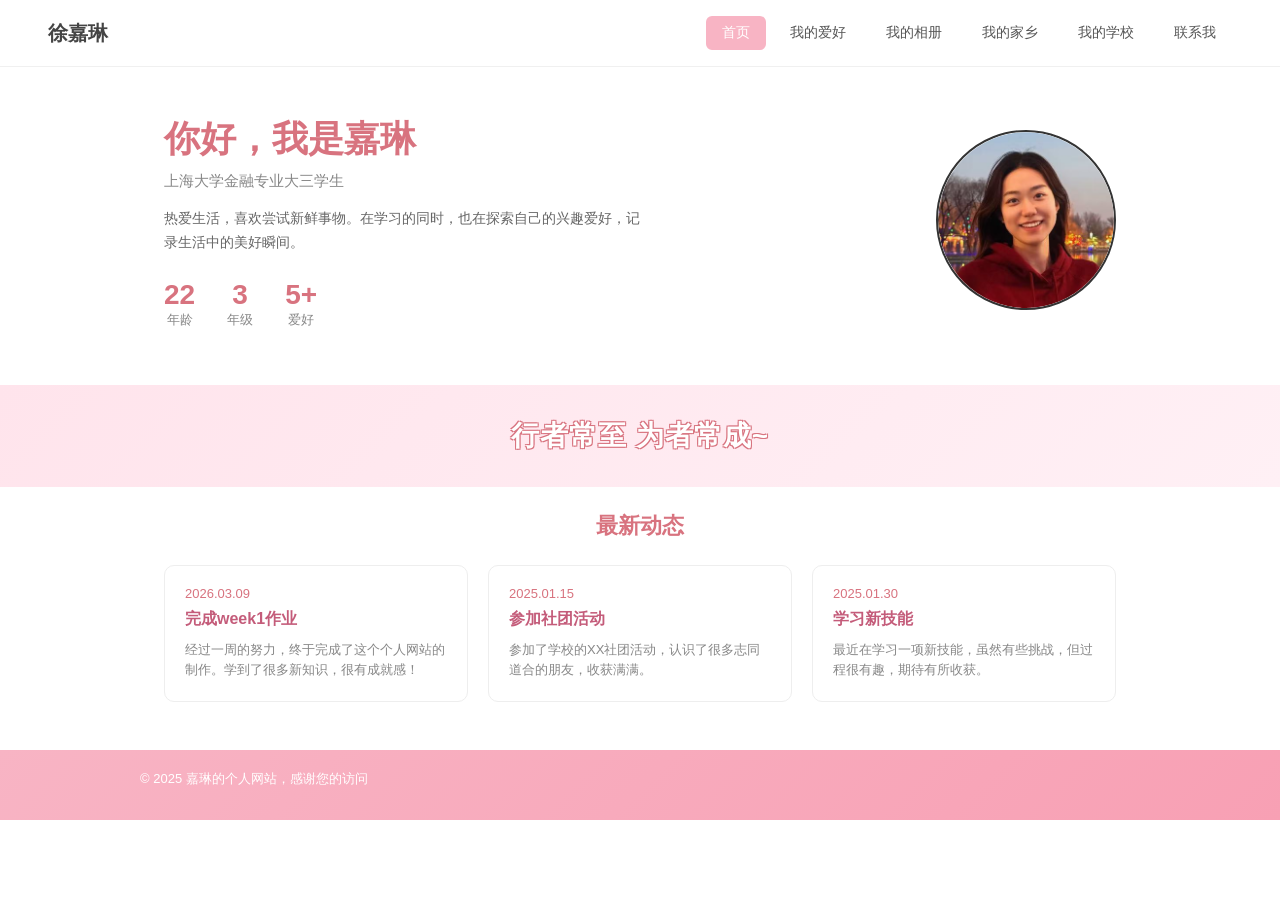
<file: index.html>
<!DOCTYPE html>
<html lang="zh-CN">
<head>
    <meta charset="UTF-8" />
    <meta name="viewport" content="width=device-width, initial-scale=1.0" />
    <title>徐嘉琳的个人网站</title>
    <link rel="stylesheet" href="style.css">
</head>
<body>
    <!-- 顶部导航（带交互） -->
    <nav class="top-nav">
        <span class="logo">徐嘉琳</span>
        <div class="nav-links">
            <a href="index.html">首页</a>
            <a href="hobby.html">我的爱好</a>
            <a href="album.html">我的相册</a>
            <a href="hometown.html">我的家乡</a>
            <a href="school.html">我的学校</a>
            <a href="contact.html">联系我</a>
        </div>
    </nav>

    <!-- 首屏介绍 -->
    <section class="hero" id="home">
        <div class="hero-text">
            <h1>你好，我是嘉琳</h1>
            <p class="subtitle">上海大学金融专业大三学生</p>
            <p class="intro">热爱生活，喜欢尝试新鲜事物。在学习的同时，也在探索自己的兴趣爱好，记录生活中的美好瞬间。</p>
            <div class="hero-stats">
                <div class="stat"><div class="num">22</div><div class="label">年龄</div></div>
                <div class="stat"><div class="num">3</div><div class="label">年级</div></div>
                <div class="stat"><div class="num">5+</div><div class="label">爱好</div></div>
            </div>
        </div>
        <div class="hero-avatar-wrap">
            <img src="avatar.png" alt="头像" class="hero-avatar" onerror="this.style.display='none'; this.nextElementSibling.style.display='flex';">
            <div class="hero-avatar hero-avatar-placeholder" style="display:none;">雨</div>
        </div>
    </section>

    <!-- 中间横幅 -->
    <section class="banner">
        <p class="banner-text">行者常至 为者常成~</p>
    </section>

    <!-- 首页只保留简介 + 最新动态。其他内容已拆到独立页面。 -->

    <!-- 最新动态 -->
    <section class="updates-section">
        <h2>最新动态</h2>
        <div class="updates-grid">
            <article class="update-card">
                <div class="date">2026.03.09</div>
                <div class="title">完成week1作业</div>
                <p class="desc">经过一周的努力，终于完成了这个个人网站的制作。学到了很多新知识，很有成就感！</p>
            </article>
            <article class="update-card">
                <div class="date">2025.01.15</div>
                <div class="title">参加社团活动</div>
                <p class="desc">参加了学校的XX社团活动，认识了很多志同道合的朋友，收获满满。</p>
            </article>
            <article class="update-card">
                <div class="date">2025.01.30</div>
                <div class="title">学习新技能</div>
                <p class="desc">最近在学习一项新技能，虽然有些挑战，但过程很有趣，期待有所收获。</p>
            </article>
        </div>
    </section>

    <!-- 页脚 -->
    <footer class="footer footer-pink">
        <div class="footer-inner">
            <span>© 2025 嘉琳的个人网站，感谢您的访问</span>
        </div>
    </footer>

    <script src="script.js"></script>
</body>
</html>
</file>
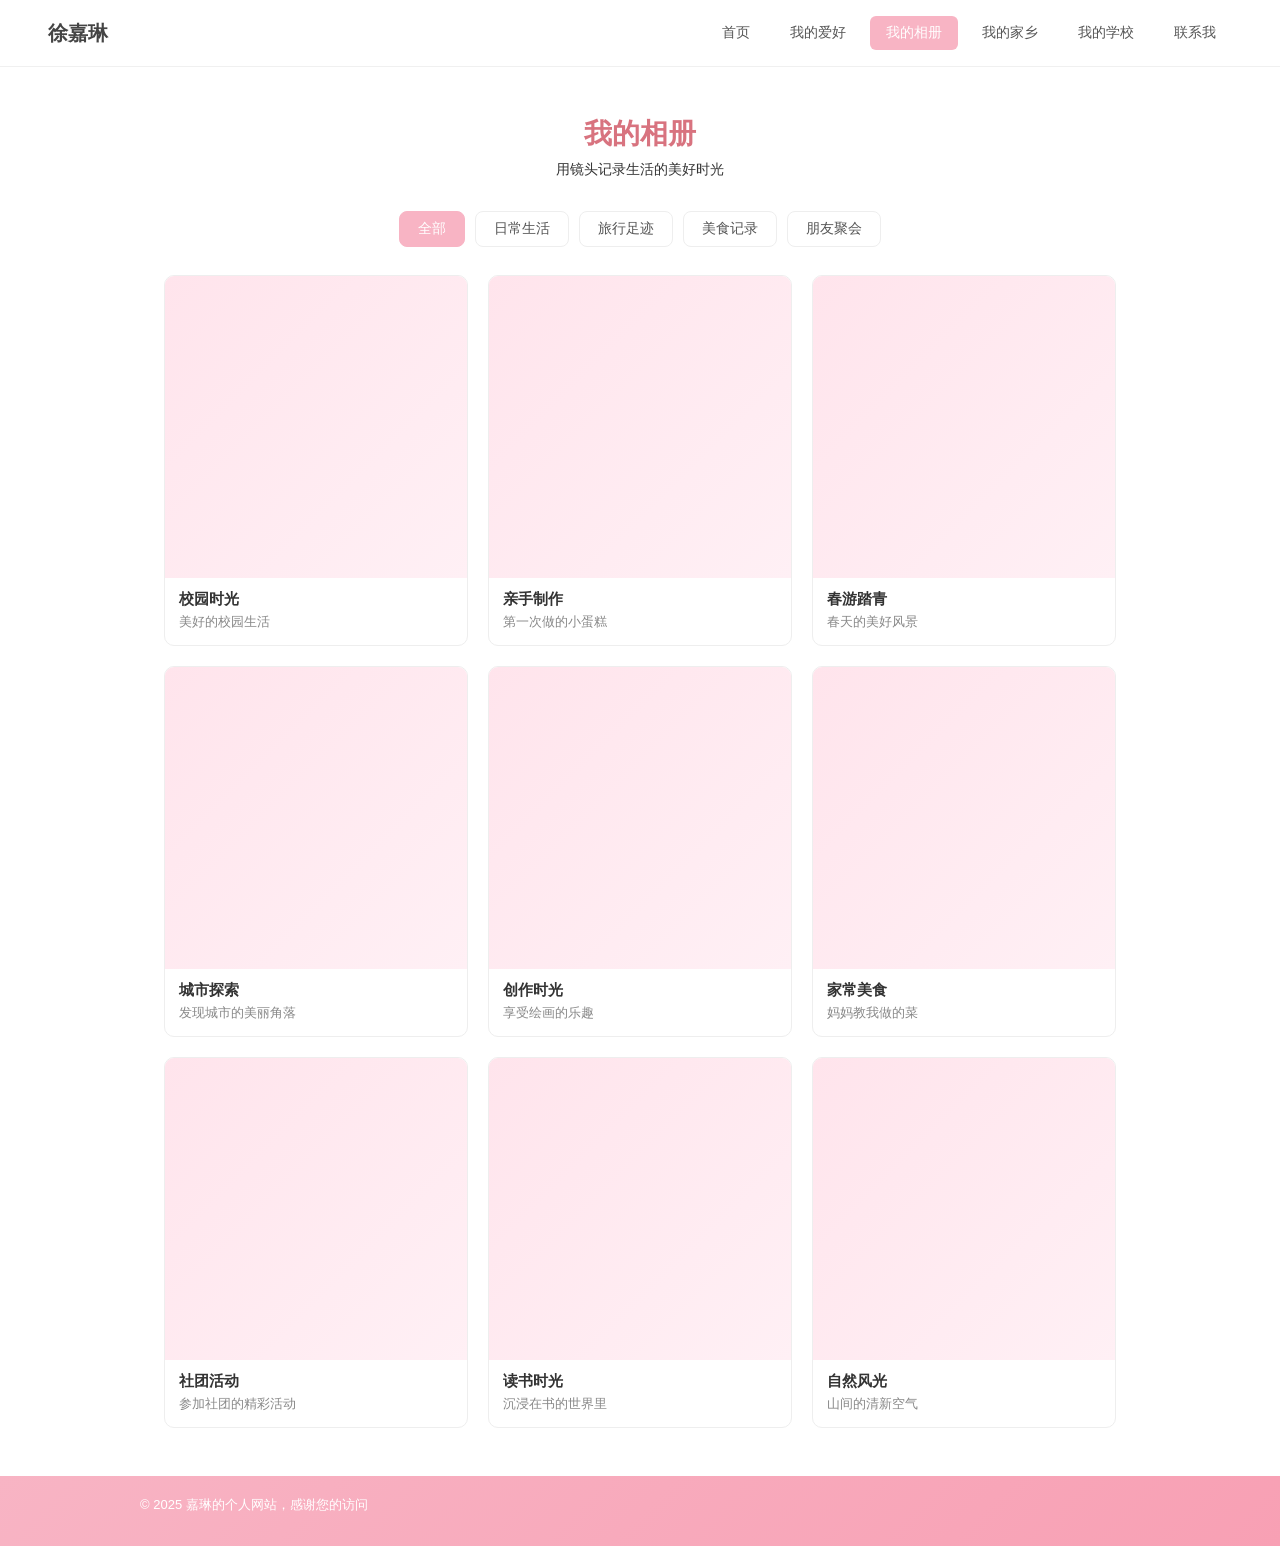
<file: album.html>
<!DOCTYPE html>
<html lang="zh-CN">
<head>
    <meta charset="UTF-8" />
    <meta name="viewport" content="width=device-width, initial-scale=1.0" />
    <title>我的相册 - 徐嘉琳</title>
    <link rel="stylesheet" href="style.css">
</head>
<body>
    <nav class="top-nav">
        <span class="logo">徐嘉琳</span>
        <div class="nav-links">
            <a href="index.html">首页</a>
            <a href="hobby.html">我的爱好</a>
            <a href="album.html">我的相册</a>
            <a href="hometown.html">我的家乡</a>
            <a href="school.html">我的学校</a>
            <a href="contact.html">联系我</a>
        </div>
    </nav>

    <section class="album-section">
        <h2 class="page-title">我的相册</h2>
        <p class="page-subtitle">用镜头记录生活的美好时光</p>
        <div class="album-filters">
            <button type="button" class="album-filter active" data-filter="all">全部</button>
            <button type="button" class="album-filter" data-filter="daily">日常生活</button>
            <button type="button" class="album-filter" data-filter="travel">旅行足迹</button>
            <button type="button" class="album-filter" data-filter="food">美食记录</button>
            <button type="button" class="album-filter" data-filter="friends">朋友聚会</button>
        </div>
        <div class="album-grid">
            <article class="album-card" data-cat="daily"><div class="album-img"></div><h4>校园时光</h4><p>美好的校园生活</p></article>
            <article class="album-card" data-cat="food"><div class="album-img"></div><h4>亲手制作</h4><p>第一次做的小蛋糕</p></article>
            <article class="album-card" data-cat="travel"><div class="album-img"></div><h4>春游踏青</h4><p>春天的美好风景</p></article>
            <article class="album-card" data-cat="travel"><div class="album-img"></div><h4>城市探索</h4><p>发现城市的美丽角落</p></article>
            <article class="album-card" data-cat="daily"><div class="album-img"></div><h4>创作时光</h4><p>享受绘画的乐趣</p></article>
            <article class="album-card" data-cat="food"><div class="album-img"></div><h4>家常美食</h4><p>妈妈教我做的菜</p></article>
            <article class="album-card" data-cat="friends"><div class="album-img"></div><h4>社团活动</h4><p>参加社团的精彩活动</p></article>
            <article class="album-card" data-cat="daily"><div class="album-img"></div><h4>读书时光</h4><p>沉浸在书的世界里</p></article>
            <article class="album-card" data-cat="travel"><div class="album-img"></div><h4>自然风光</h4><p>山间的清新空气</p></article>
        </div>
    </section>

    <footer class="footer footer-pink">
        <div class="footer-inner">
            <span>© 2025 嘉琳的个人网站，感谢您的访问</span>
        </div>
    </footer>

    <script src="script.js"></script>
</body>
</html>
</file>
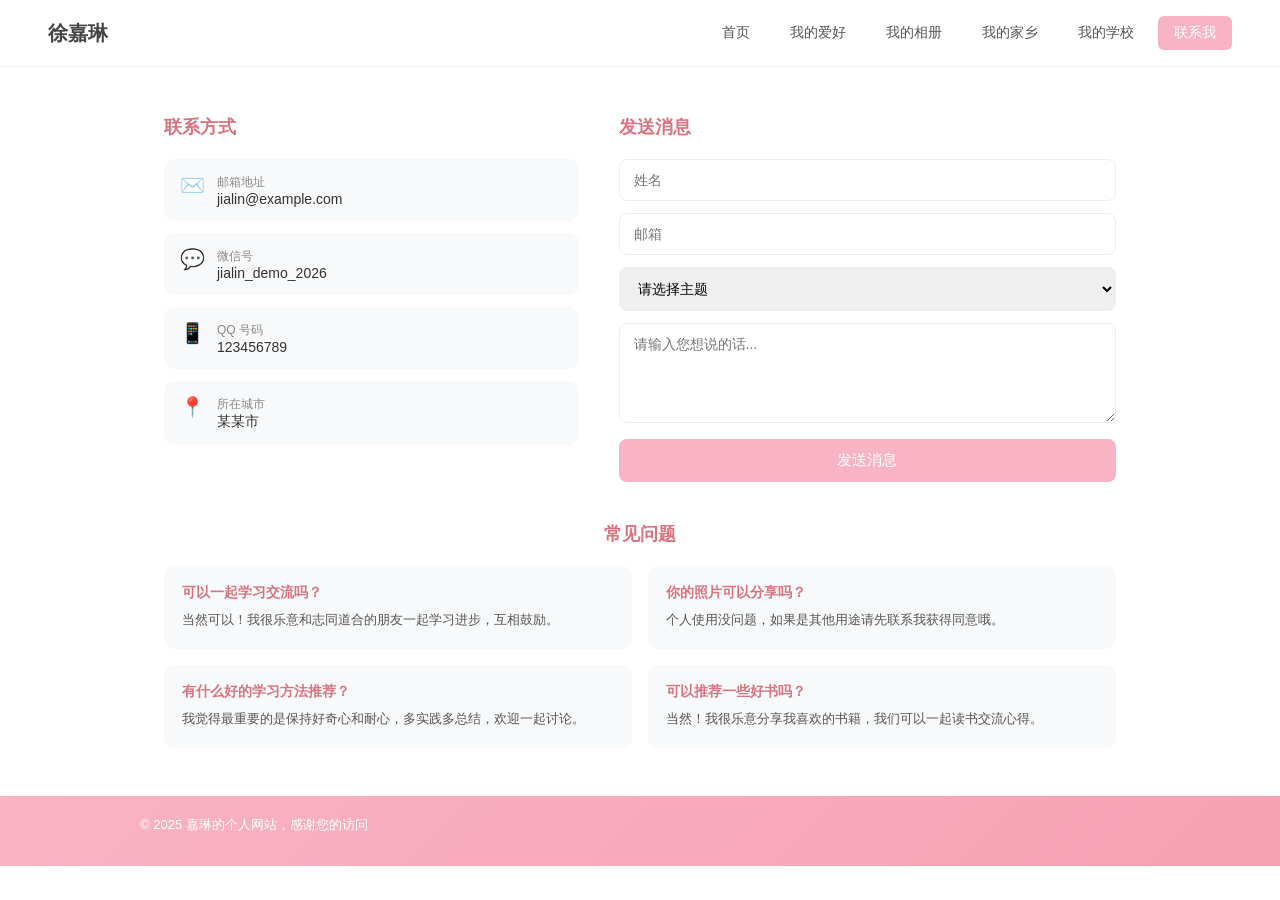
<file: contact.html>
<!DOCTYPE html>
<html lang="zh-CN">
<head>
    <meta charset="UTF-8" />
    <meta name="viewport" content="width=device-width, initial-scale=1.0" />
    <title>联系我 - 徐嘉琳</title>
    <link rel="stylesheet" href="style.css">
</head>
<body>
    <nav class="top-nav">
        <span class="logo">徐嘉琳</span>
        <div class="nav-links">
            <a href="index.html">首页</a>
            <a href="hobby.html">我的爱好</a>
            <a href="album.html">我的相册</a>
            <a href="hometown.html">我的家乡</a>
            <a href="school.html">我的学校</a>
            <a href="contact.html">联系我</a>
        </div>
    </nav>

    <section class="contact-section">
        <div class="contact-wrap">
            <div class="contact-methods">
                <h3>联系方式</h3>
                <div class="contact-block"><span class="contact-icon">✉️</span><div><span class="contact-label">邮箱地址</span><br>jialin@example.com</div></div>
                <div class="contact-block"><span class="contact-icon">💬</span><div><span class="contact-label">微信号</span><br>jialin_demo_2026</div></div>
                <div class="contact-block"><span class="contact-icon">📱</span><div><span class="contact-label">QQ 号码</span><br>123456789</div></div>
                <div class="contact-block"><span class="contact-icon">📍</span><div><span class="contact-label">所在城市</span><br>某某市</div></div>
            </div>
            <div class="contact-form-wrap">
                <h3>发送消息</h3>
                <form class="contact-form">
                    <input type="text" name="name" placeholder="姓名" required>
                    <input type="email" name="email" placeholder="邮箱" required>
                    <select name="subject"><option value="">请选择主题</option><option>学习交流</option><option>合作邀请</option><option>其他</option></select>
                    <textarea name="message" placeholder="请输入您想说的话..." rows="4"></textarea>
                    <button type="submit" class="contact-submit">发送消息</button>
                </form>
            </div>
        </div>

        <h3 class="faq-title">常见问题</h3>
        <div class="faq-grid">
            <div class="faq-item"><p class="faq-q">可以一起学习交流吗？</p><p class="faq-a">当然可以！我很乐意和志同道合的朋友一起学习进步，互相鼓励。</p></div>
            <div class="faq-item"><p class="faq-q">你的照片可以分享吗？</p><p class="faq-a">个人使用没问题，如果是其他用途请先联系我获得同意哦。</p></div>
            <div class="faq-item"><p class="faq-q">有什么好的学习方法推荐？</p><p class="faq-a">我觉得最重要的是保持好奇心和耐心，多实践多总结，欢迎一起讨论。</p></div>
            <div class="faq-item"><p class="faq-q">可以推荐一些好书吗？</p><p class="faq-a">当然！我很乐意分享我喜欢的书籍，我们可以一起读书交流心得。</p></div>
        </div>
    </section>

    <footer class="footer footer-pink">
        <div class="footer-inner">
            <span>© 2025 嘉琳的个人网站，感谢您的访问</span>
        </div>
    </footer>

    <script src="script.js"></script>
</body>
</html>
</file>
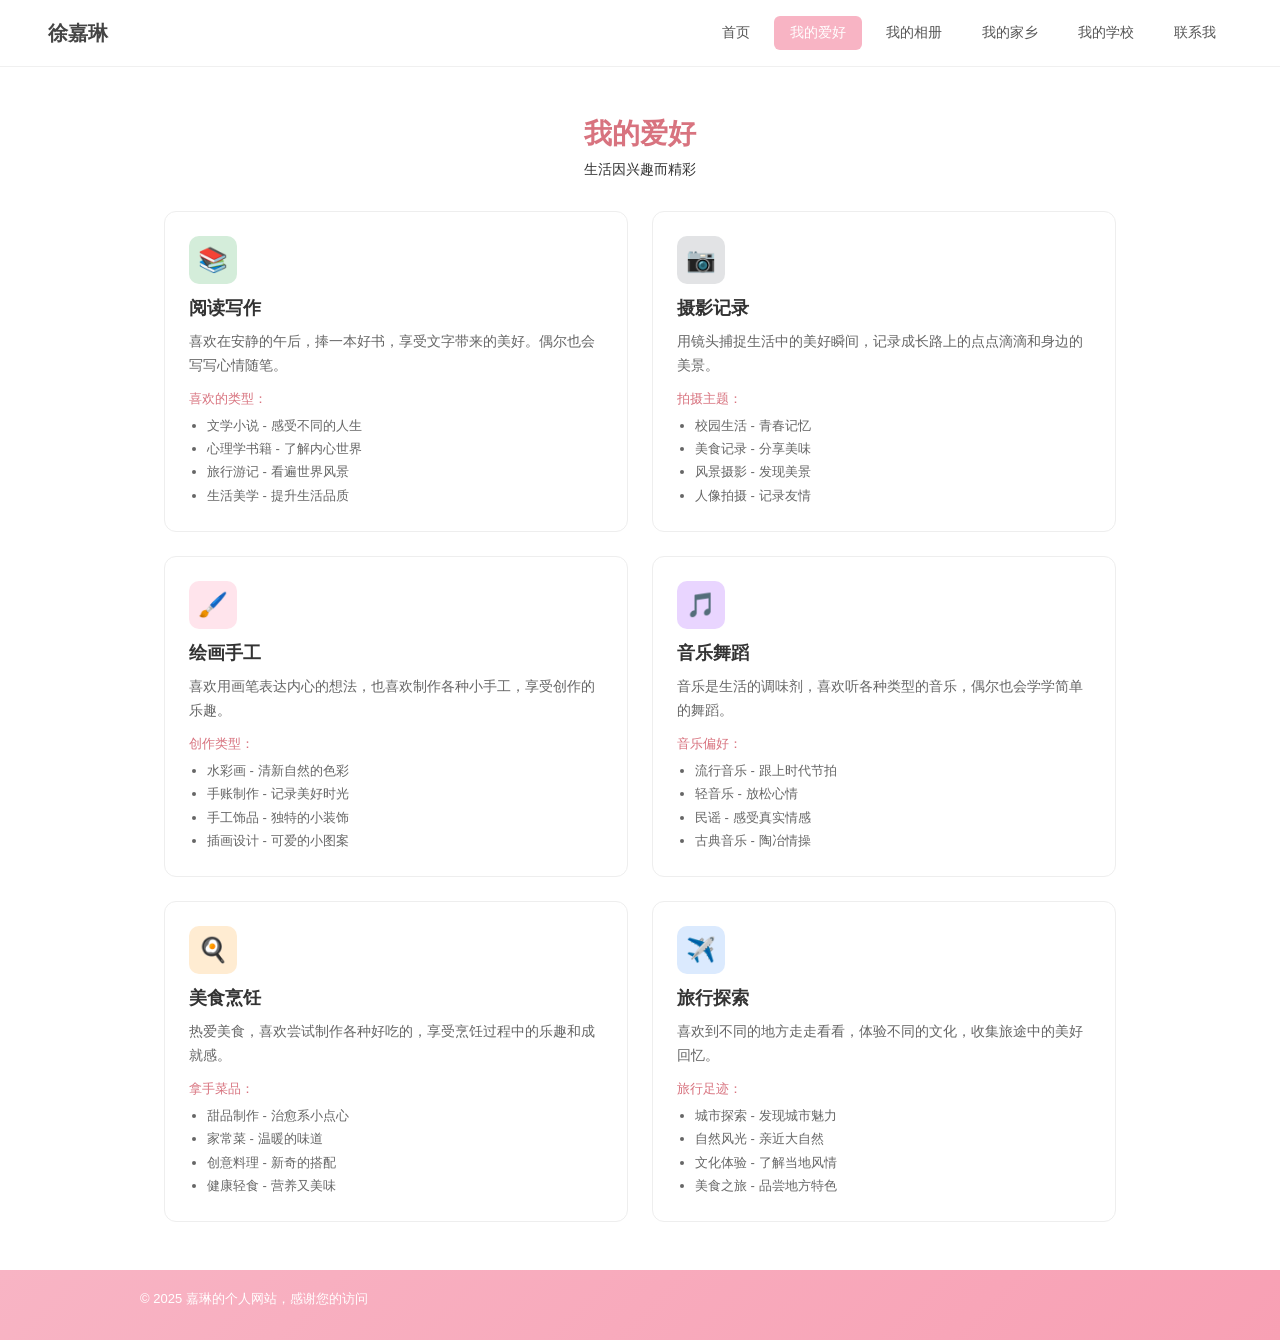
<file: hobby.html>
<!DOCTYPE html>
<html lang="zh-CN">
<head>
    <meta charset="UTF-8" />
    <meta name="viewport" content="width=device-width, initial-scale=1.0" />
    <title>我的爱好 - 徐嘉琳</title>
    <link rel="stylesheet" href="style.css">
</head>
<body>
    <nav class="top-nav">
        <span class="logo">徐嘉琳</span>
        <div class="nav-links">
            <a href="index.html">首页</a>
            <a href="hobby.html">我的爱好</a>
            <a href="album.html">我的相册</a>
            <a href="hometown.html">我的家乡</a>
            <a href="school.html">我的学校</a>
            <a href="contact.html">联系我</a>
        </div>
    </nav>

    <section class="hobby-section">
        <h2 class="page-title">我的爱好</h2>
        <p class="page-subtitle">生活因兴趣而精彩</p>
        <div class="hobby-grid">
            <article class="hobby-card">
                <div class="hobby-icon hobby-icon-green">📚</div>
                <h3>阅读写作</h3>
                <p class="hobby-desc">喜欢在安静的午后，捧一本好书，享受文字带来的美好。偶尔也会写写心情随笔。</p>
                <p class="hobby-label">喜欢的类型：</p>
                <ul><li>文学小说 - 感受不同的人生</li><li>心理学书籍 - 了解内心世界</li><li>旅行游记 - 看遍世界风景</li><li>生活美学 - 提升生活品质</li></ul>
            </article>
            <article class="hobby-card">
                <div class="hobby-icon hobby-icon-dark">📷</div>
                <h3>摄影记录</h3>
                <p class="hobby-desc">用镜头捕捉生活中的美好瞬间，记录成长路上的点点滴滴和身边的美景。</p>
                <p class="hobby-label">拍摄主题：</p>
                <ul><li>校园生活 - 青春记忆</li><li>美食记录 - 分享美味</li><li>风景摄影 - 发现美景</li><li>人像拍摄 - 记录友情</li></ul>
            </article>
            <article class="hobby-card">
                <div class="hobby-icon hobby-icon-pink">🖌️</div>
                <h3>绘画手工</h3>
                <p class="hobby-desc">喜欢用画笔表达内心的想法，也喜欢制作各种小手工，享受创作的乐趣。</p>
                <p class="hobby-label">创作类型：</p>
                <ul><li>水彩画 - 清新自然的色彩</li><li>手账制作 - 记录美好时光</li><li>手工饰品 - 独特的小装饰</li><li>插画设计 - 可爱的小图案</li></ul>
            </article>
            <article class="hobby-card">
                <div class="hobby-icon hobby-icon-purple">🎵</div>
                <h3>音乐舞蹈</h3>
                <p class="hobby-desc">音乐是生活的调味剂，喜欢听各种类型的音乐，偶尔也会学学简单的舞蹈。</p>
                <p class="hobby-label">音乐偏好：</p>
                <ul><li>流行音乐 - 跟上时代节拍</li><li>轻音乐 - 放松心情</li><li>民谣 - 感受真实情感</li><li>古典音乐 - 陶冶情操</li></ul>
            </article>
            <article class="hobby-card">
                <div class="hobby-icon hobby-icon-orange">🍳</div>
                <h3>美食烹饪</h3>
                <p class="hobby-desc">热爱美食，喜欢尝试制作各种好吃的，享受烹饪过程中的乐趣和成就感。</p>
                <p class="hobby-label">拿手菜品：</p>
                <ul><li>甜品制作 - 治愈系小点心</li><li>家常菜 - 温暖的味道</li><li>创意料理 - 新奇的搭配</li><li>健康轻食 - 营养又美味</li></ul>
            </article>
            <article class="hobby-card">
                <div class="hobby-icon hobby-icon-blue">✈️</div>
                <h3>旅行探索</h3>
                <p class="hobby-desc">喜欢到不同的地方走走看看，体验不同的文化，收集旅途中的美好回忆。</p>
                <p class="hobby-label">旅行足迹：</p>
                <ul><li>城市探索 - 发现城市魅力</li><li>自然风光 - 亲近大自然</li><li>文化体验 - 了解当地风情</li><li>美食之旅 - 品尝地方特色</li></ul>
            </article>
        </div>
    </section>

    <footer class="footer footer-pink">
        <div class="footer-inner">
            <span>© 2025 嘉琳的个人网站，感谢您的访问</span>
        </div>
    </footer>

    <script src="script.js"></script>
</body>
</html>
</file>
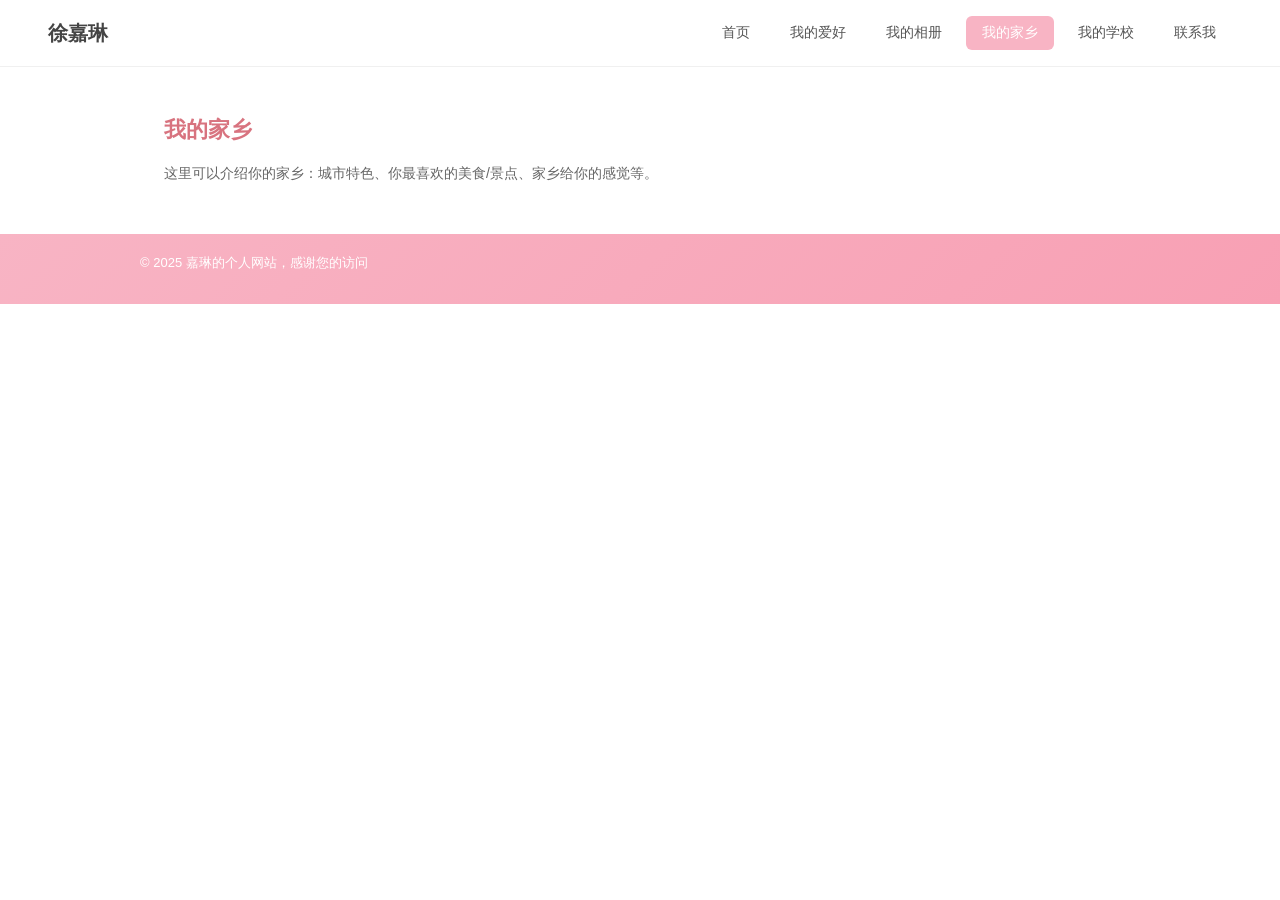
<file: hometown.html>
<!DOCTYPE html>
<html lang="zh-CN">
<head>
    <meta charset="UTF-8" />
    <meta name="viewport" content="width=device-width, initial-scale=1.0" />
    <title>我的家乡 - 徐嘉琳</title>
    <link rel="stylesheet" href="style.css">
</head>
<body>
    <nav class="top-nav">
        <span class="logo">徐嘉琳</span>
        <div class="nav-links">
            <a href="index.html">首页</a>
            <a href="hobby.html">我的爱好</a>
            <a href="album.html">我的相册</a>
            <a href="hometown.html">我的家乡</a>
            <a href="school.html">我的学校</a>
            <a href="contact.html">联系我</a>
        </div>
    </nav>

    <section class="block-section">
        <h2 class="block-section-title">我的家乡</h2>
        <p class="block-section-desc">这里可以介绍你的家乡：城市特色、你最喜欢的美食/景点、家乡给你的感觉等。</p>
    </section>

    <footer class="footer footer-pink">
        <div class="footer-inner">
            <span>© 2025 嘉琳的个人网站，感谢您的访问</span>
        </div>
    </footer>

    <script src="script.js"></script>
</body>
</html>
</file>
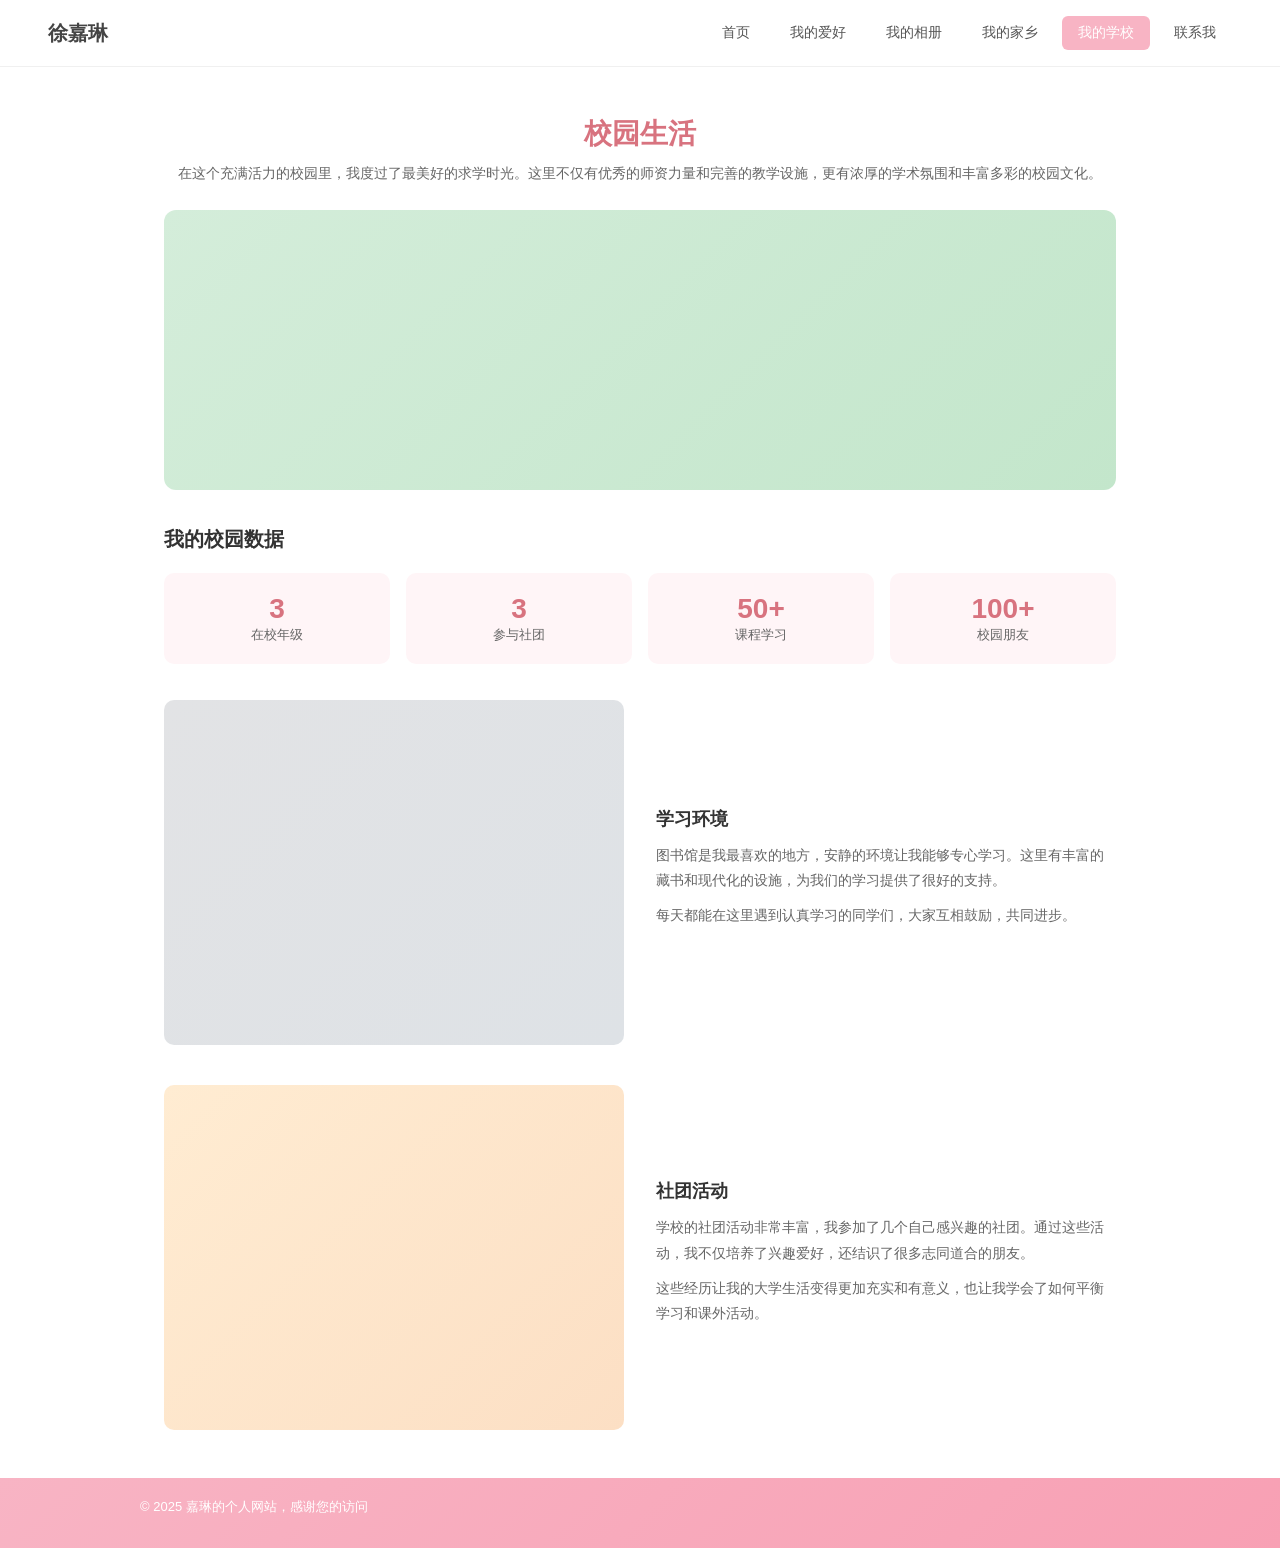
<file: school.html>
<!DOCTYPE html>
<html lang="zh-CN">
<head>
    <meta charset="UTF-8" />
    <meta name="viewport" content="width=device-width, initial-scale=1.0" />
    <title>我的学校 - 徐嘉琳</title>
    <link rel="stylesheet" href="style.css">
</head>
<body>
    <nav class="top-nav">
        <span class="logo">徐嘉琳</span>
        <div class="nav-links">
            <a href="index.html">首页</a>
            <a href="hobby.html">我的爱好</a>
            <a href="album.html">我的相册</a>
            <a href="hometown.html">我的家乡</a>
            <a href="school.html">我的学校</a>
            <a href="contact.html">联系我</a>
        </div>
    </nav>

    <section class="school-section">
        <h2 class="page-title">校园生活</h2>
        <p class="school-intro">在这个充满活力的校园里，我度过了最美好的求学时光。这里不仅有优秀的师资力量和完善的教学设施，更有浓厚的学术氛围和丰富多彩的校园文化。</p>
        <div class="school-hero-img"></div>

        <h3 class="section-heading">我的校园数据</h3>
        <div class="school-stats">
            <div class="school-stat"><span class="school-stat-num">3</span><span class="school-stat-label">在校年级</span></div>
            <div class="school-stat"><span class="school-stat-num">3</span><span class="school-stat-label">参与社团</span></div>
            <div class="school-stat"><span class="school-stat-num">50+</span><span class="school-stat-label">课程学习</span></div>
            <div class="school-stat"><span class="school-stat-num">100+</span><span class="school-stat-label">校园朋友</span></div>
        </div>

        <div class="school-two-col">
            <div class="school-two-col-img"></div>
            <div class="school-two-col-text">
                <h3>学习环境</h3>
                <p>图书馆是我最喜欢的地方，安静的环境让我能够专心学习。这里有丰富的藏书和现代化的设施，为我们的学习提供了很好的支持。</p>
                <p>每天都能在这里遇到认真学习的同学们，大家互相鼓励，共同进步。</p>
            </div>
        </div>

        <div class="school-two-col">
            <div class="school-two-col-img school-img-2"></div>
            <div class="school-two-col-text">
                <h3>社团活动</h3>
                <p>学校的社团活动非常丰富，我参加了几个自己感兴趣的社团。通过这些活动，我不仅培养了兴趣爱好，还结识了很多志同道合的朋友。</p>
                <p>这些经历让我的大学生活变得更加充实和有意义，也让我学会了如何平衡学习和课外活动。</p>
            </div>
        </div>
    </section>

    <footer class="footer footer-pink">
        <div class="footer-inner">
            <span>© 2025 嘉琳的个人网站，感谢您的访问</span>
        </div>
    </footer>

    <script src="script.js"></script>
</body>
</html>
</file>
<file: style.css>
/* ========== 徐嘉琳个人网站 - 样式表 ========== */

* { box-sizing: border-box; margin: 0; padding: 0; }

body {
    font-family: "Microsoft YaHei", "PingFang SC", sans-serif;
    background: #fff;
    color: #333;
    min-height: 100vh;
}

/* ========== 顶部导航 ========== */
.top-nav {
    display: flex;
    justify-content: space-between;
    align-items: center;
    padding: 16px 48px;
    background: #fff;
    border-bottom: 1px solid #f0f0f0;
    position: sticky;
    top: 0;
    z-index: 100;
}
.logo {
    font-size: 20px;
    font-weight: 600;
    color: #444;
}
.nav-links {
    display: flex;
    gap: 8px;
}
.nav-links a {
    padding: 8px 16px;
    text-decoration: none;
    color: #555;
    font-size: 14px;
    border-radius: 6px;
    transition: background 0.2s, color 0.2s;
}
.nav-links a:hover {
    background: #ffe4ec;
    color: #c45c7a;
}
.nav-links a.active {
    background: #f8b4c4;
    color: #fff;
}

/* ========== 首屏介绍 ========== */
.hero {
    display: flex;
    justify-content: space-between;
    align-items: center;
    max-width: 1000px;
    margin: 0 auto;
    padding: 48px 24px 56px;
    gap: 48px;
}
.hero-text h1 {
    font-size: 36px;
    color: #d8737f;
    margin-bottom: 8px;
}
.hero-text .subtitle {
    font-size: 15px;
    color: #888;
    margin-bottom: 16px;
}
.hero-text .intro {
    font-size: 14px;
    color: #666;
    line-height: 1.7;
    margin-bottom: 24px;
    max-width: 480px;
}
.hero-stats {
    display: flex;
    gap: 32px;
}
.hero-stats .stat {
    text-align: center;
}
.hero-stats .num {
    font-size: 28px;
    font-weight: 600;
    color: #d8737f;
}
.hero-stats .label {
    font-size: 13px;
    color: #888;
}
.hero-avatar {
    width: 180px;
    height: 180px;
    border-radius: 50%;
    object-fit: cover;
    border: 2px solid #333;
}
.hero-avatar-wrap {
    flex-shrink: 0;
}
.hero-avatar-placeholder {
    background: #ffe4ec;
    color: #d8737f;
    font-size: 48px;
    display: none;
    align-items: center;
    justify-content: center;
}

/* ========== 中间横幅 ========== */
.banner {
    background: linear-gradient(135deg, #ffe4ec 0%, #fff0f5 100%);
    padding: 32px 24px;
    text-align: center;
}
.banner-text {
    font-size: 28px;
    font-weight: 700;
    color: #fff;
    text-shadow: 1px 1px 0 #d8737f, -1px -1px 0 #d8737f, 1px -1px 0 #d8737f, -1px 1px 0 #d8737f;
    letter-spacing: 1px;
}

/* ========== 关于我 + 个人标签 ========== */
.about-section {
    display: flex;
    justify-content: space-between;
    max-width: 1000px;
    margin: 0 auto;
    padding: 48px 24px;
    gap: 48px;
}
.about-content {
    flex: 1;
}
.about-content p {
    font-size: 14px;
    color: #666;
    line-height: 1.8;
    margin-bottom: 14px;
}
.tags-box {
    width: 280px;
    flex-shrink: 0;
}
.tags-box h3 {
    font-size: 18px;
    color: #d8737f;
    margin-bottom: 16px;
}
.tags-list {
    display: grid;
    grid-template-columns: 1fr 1fr;
    gap: 10px;
}
.tag-btn {
    padding: 10px 14px;
    background: #fff5f7;
    border: 1px solid #f8b4c4;
    border-radius: 6px;
    color: #c45c7a;
    font-size: 14px;
    cursor: pointer;
    transition: background 0.2s, transform 0.15s;
}
.tag-btn:hover {
    background: #ffe4ec;
    transform: scale(1.02);
}

/* ========== 通用页面标题（爱好/相册/学校等） ========== */
.page-title {
    text-align: center;
    font-size: 28px;
    font-weight: 700;
    color: #d8737f;
    margin-bottom: 8px;
}
.page-subtitle {
    text-align: center;
    font-size: 14px;
    color: #333;
    margin-bottom: 32px;
}

/* ========== 我的爱好（模板 1） ========== */
.hobby-section {
    max-width: 1000px;
    margin: 0 auto;
    padding: 48px 24px;
}
.hobby-grid {
    display: grid;
    grid-template-columns: repeat(2, 1fr);
    gap: 24px;
}
.hobby-card {
    background: #fff;
    border: 1px solid #eee;
    border-radius: 12px;
    padding: 24px;
    transition: box-shadow 0.2s;
}
.hobby-card:hover {
    box-shadow: 0 6px 20px rgba(216, 115, 127, 0.12);
}
.hobby-icon {
    width: 48px;
    height: 48px;
    border-radius: 10px;
    display: flex;
    align-items: center;
    justify-content: center;
    font-size: 24px;
    margin-bottom: 12px;
}
.hobby-icon-green { background: #d4edda; }
.hobby-icon-dark { background: #e2e3e5; }
.hobby-icon-pink { background: #ffe4ec; }
.hobby-icon-purple { background: #e9d5ff; }
.hobby-icon-orange { background: #ffecd2; }
.hobby-icon-blue { background: #dbeafe; }
.hobby-card h3 {
    font-size: 18px;
    color: #333;
    margin-bottom: 10px;
}
.hobby-desc {
    font-size: 14px;
    color: #666;
    line-height: 1.7;
    margin-bottom: 12px;
}
.hobby-label {
    font-size: 13px;
    color: #d8737f;
    margin-bottom: 6px;
}
.hobby-card ul {
    font-size: 13px;
    color: #666;
    line-height: 1.8;
    padding-left: 18px;
}

/* ========== 我的相册（模板 2） ========== */
.album-section {
    max-width: 1000px;
    margin: 0 auto;
    padding: 48px 24px;
}
.album-filters {
    display: flex;
    justify-content: center;
    gap: 10px;
    margin-bottom: 28px;
    flex-wrap: wrap;
}
.album-filter {
    padding: 8px 18px;
    border: 1px solid #eee;
    border-radius: 8px;
    background: #fff;
    color: #555;
    font-size: 14px;
    cursor: pointer;
    transition: background 0.2s, color 0.2s;
}
.album-filter:hover {
    background: #fff5f7;
    color: #d8737f;
}
.album-filter.active {
    background: #f8b4c4;
    color: #fff;
    border-color: #f8b4c4;
}
.album-grid {
    display: grid;
    grid-template-columns: repeat(3, 1fr);
    gap: 20px;
}
.album-card {
    background: #fff;
    border: 1px solid #eee;
    border-radius: 10px;
    overflow: hidden;
    transition: box-shadow 0.2s, transform 0.15s;
}
.album-card:hover {
    box-shadow: 0 6px 20px rgba(216, 115, 127, 0.15);
    transform: translateY(-2px);
}
.album-img {
    width: 100%;
    aspect-ratio: 1;
    background: linear-gradient(135deg, #ffe4ec 0%, #fff0f5 100%);
}
.album-card h4 {
    font-size: 15px;
    color: #333;
    padding: 12px 14px 4px;
}
.album-card p {
    font-size: 13px;
    color: #888;
    padding: 0 14px 14px;
}

/* ========== 我的学校（模板 3） ========== */
.school-section {
    max-width: 1000px;
    margin: 0 auto;
    padding: 48px 24px;
}
.school-intro {
    text-align: center;
    font-size: 14px;
    color: #666;
    line-height: 1.8;
    margin-bottom: 24px;
}
.school-hero-img {
    width: 100%;
    height: 280px;
    background: linear-gradient(135deg, #d4edda 0%, #c3e6cb 100%);
    border-radius: 12px;
    margin-bottom: 36px;
}
.section-heading {
    font-size: 20px;
    color: #333;
    margin-bottom: 20px;
}
.school-stats {
    display: grid;
    grid-template-columns: repeat(4, 1fr);
    gap: 16px;
    margin-bottom: 36px;
}
.school-stat {
    background: #fff5f7;
    border-radius: 10px;
    padding: 20px;
    text-align: center;
}
.school-stat-num {
    display: block;
    font-size: 28px;
    font-weight: 700;
    color: #d8737f;
}
.school-stat-label {
    font-size: 13px;
    color: #666;
}
.school-two-col {
    display: grid;
    grid-template-columns: 1fr 1fr;
    gap: 32px;
    align-items: center;
    margin-bottom: 40px;
}
.school-two-col:last-of-type { margin-bottom: 0; }
.school-two-col-img {
    width: 100%;
    aspect-ratio: 4/3;
    background: linear-gradient(135deg, #e2e3e5 0%, #dee2e6 100%);
    border-radius: 10px;
}
.school-img-2 { background: linear-gradient(135deg, #ffecd2 0%, #fcdfc4 100%); }
.school-two-col-text h3 {
    font-size: 18px;
    color: #333;
    margin-bottom: 12px;
}
.school-two-col-text p {
    font-size: 14px;
    color: #666;
    line-height: 1.8;
    margin-bottom: 10px;
}

/* ========== 联系我（模板 4） ========== */
.contact-section {
    max-width: 1000px;
    margin: 0 auto;
    padding: 48px 24px;
}
.contact-wrap {
    display: grid;
    grid-template-columns: 1fr 1.2fr;
    gap: 40px;
    margin-bottom: 40px;
}
.contact-methods h3,
.contact-form-wrap h3 {
    font-size: 18px;
    color: #d8737f;
    margin-bottom: 20px;
}
.contact-block {
    display: flex;
    align-items: flex-start;
    gap: 12px;
    background: #f8f9fa;
    border-radius: 10px;
    padding: 14px 16px;
    margin-bottom: 12px;
}
.contact-icon { font-size: 20px; }
.contact-label { font-size: 12px; color: #888; }
.contact-block div { font-size: 14px; color: #333; }
.contact-form input,
.contact-form select,
.contact-form textarea {
    width: 100%;
    padding: 12px 14px;
    border: 1px solid #eee;
    border-radius: 8px;
    font-size: 14px;
    margin-bottom: 12px;
    font-family: inherit;
}
.contact-form textarea { resize: vertical; min-height: 100px; }
.contact-submit {
    width: 100%;
    padding: 12px;
    background: #f8b4c4;
    color: #fff;
    border: none;
    border-radius: 8px;
    font-size: 15px;
    cursor: pointer;
    transition: background 0.2s;
}
.contact-submit:hover { background: #d8737f; }
.faq-title {
    text-align: center;
    font-size: 18px;
    color: #d8737f;
    margin-bottom: 20px;
}
.faq-grid {
    display: grid;
    grid-template-columns: 1fr 1fr;
    gap: 16px;
}
.faq-item {
    background: #f8f9fa;
    border-radius: 10px;
    padding: 18px;
}
.faq-q { font-size: 14px; color: #d8737f; margin-bottom: 8px; font-weight: 600; }
.faq-a { font-size: 13px; color: #555; line-height: 1.6; }

/* ========== 通用内容区块（家乡） ========== */
.block-section {
    max-width: 1000px;
    margin: 0 auto;
    padding: 48px 24px;
}
.block-section-title {
    font-size: 22px;
    color: #d8737f;
    margin-bottom: 16px;
}
.block-section-desc {
    font-size: 14px;
    color: #666;
    line-height: 1.8;
}
/* 有 id 的区块：滚动后留出顶部导航高度 */
#home, #hobby, #album, #hometown, #school, #contact {
    scroll-margin-top: 60px;
}

/* ========== 最新动态 ========== */
.updates-section {
    max-width: 1000px;
    margin: 0 auto;
    padding: 24px 24px 48px;
}
.updates-section h2 {
    text-align: center;
    font-size: 22px;
    color: #d8737f;
    margin-bottom: 24px;
}
.updates-grid {
    display: grid;
    grid-template-columns: repeat(3, 1fr);
    gap: 20px;
}
.update-card {
    background: #fff;
    border: 1px solid #eee;
    border-radius: 10px;
    padding: 20px;
    cursor: pointer;
    transition: box-shadow 0.2s, transform 0.15s;
}
.update-card:hover {
    box-shadow: 0 6px 20px rgba(216, 115, 127, 0.15);
    transform: translateY(-2px);
}
.update-card .date {
    font-size: 13px;
    color: #d8737f;
    margin-bottom: 8px;
}
.update-card .title {
    font-size: 16px;
    font-weight: 600;
    color: #c45c7a;
    margin-bottom: 10px;
}
.update-card .desc {
    font-size: 13px;
    color: #888;
    line-height: 1.6;
}

/* ========== 页脚 ========== */
.footer {
    padding: 20px 24px 32px;
    font-size: 13px;
    color: #999;
}
.footer-inner {
    display: flex;
    justify-content: space-between;
    align-items: center;
    max-width: 1000px;
    margin: 0 auto;
}
.footer .social {
    color: #d8737f;
}
.footer-pink {
    background: linear-gradient(135deg, #f8b4c4 0%, #f8a0b4 100%);
    color: #fff;
}
.footer-pink .social {
    color: #fff;
}

/* ========== 响应式（小屏幕） ========== */
@media (max-width: 768px) {
    .top-nav { padding: 12px 16px; }
    .nav-links { flex-wrap: wrap; gap: 4px; }
    .nav-links a { padding: 6px 10px; font-size: 13px; }
    .hero { flex-direction: column-reverse; padding: 32px 16px; }
    .hero-avatar { width: 140px; height: 140px; }
    .hobby-grid { grid-template-columns: 1fr; }
    .album-grid { grid-template-columns: 1fr; }
    .album-filters { justify-content: flex-start; }
    .school-stats { grid-template-columns: repeat(2, 1fr); }
    .school-two-col { grid-template-columns: 1fr; }
    .contact-wrap { grid-template-columns: 1fr; }
    .faq-grid { grid-template-columns: 1fr; }
    .updates-grid { grid-template-columns: 1fr; }
    .footer { flex-direction: column; gap: 8px; text-align: center; }
}
</file>
